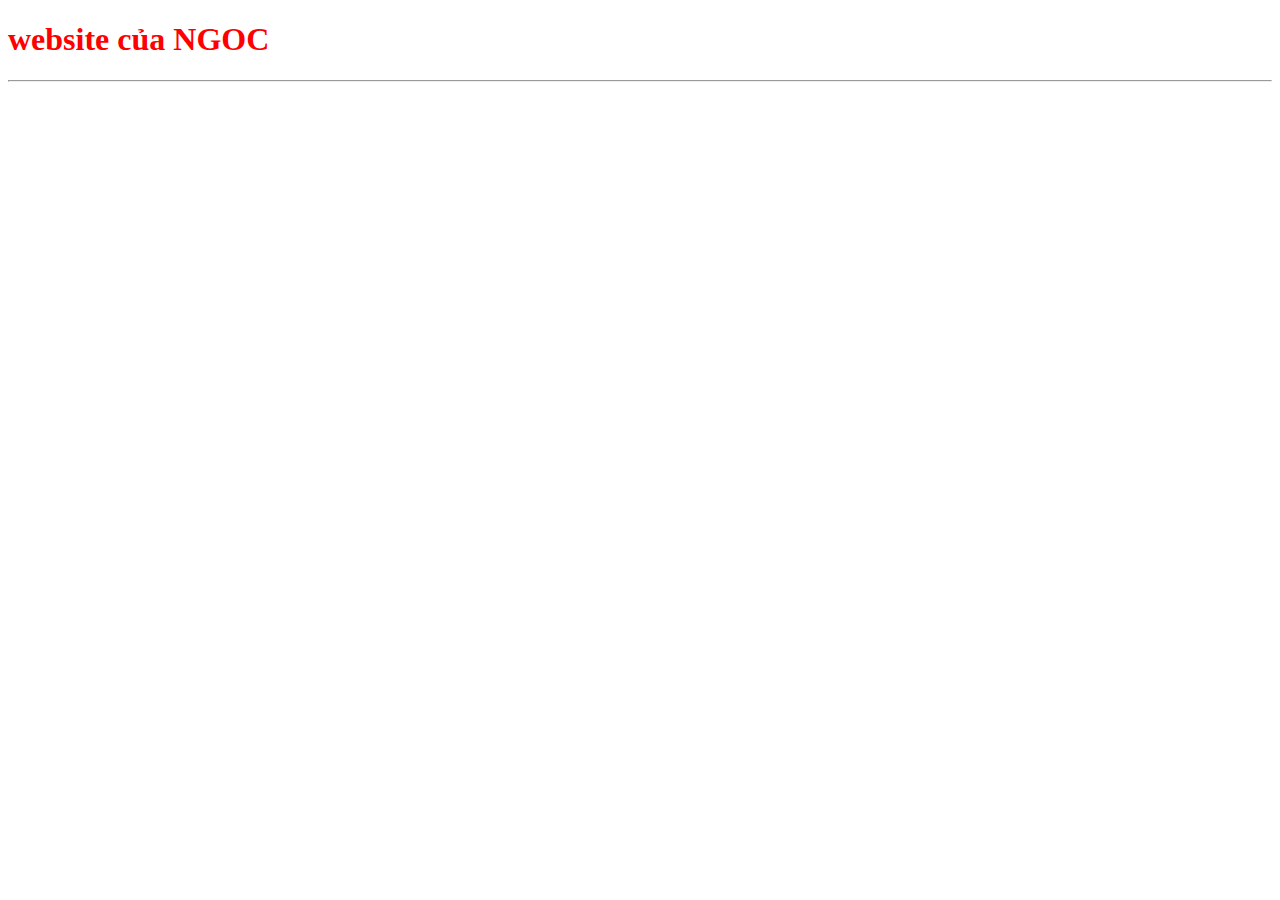
<file: index.html>
<!Doctype html>
<html lang ="en">
    <head>
        <meta charset = "UTF-8"/>
        <title>Website của NGOC</title>
        <link rel="stylesheet" href="style.css"/>
    </head>
    <body>
        <h1> website của NGOC</h1>
        <hr/>
    </body>
</html>
</file>
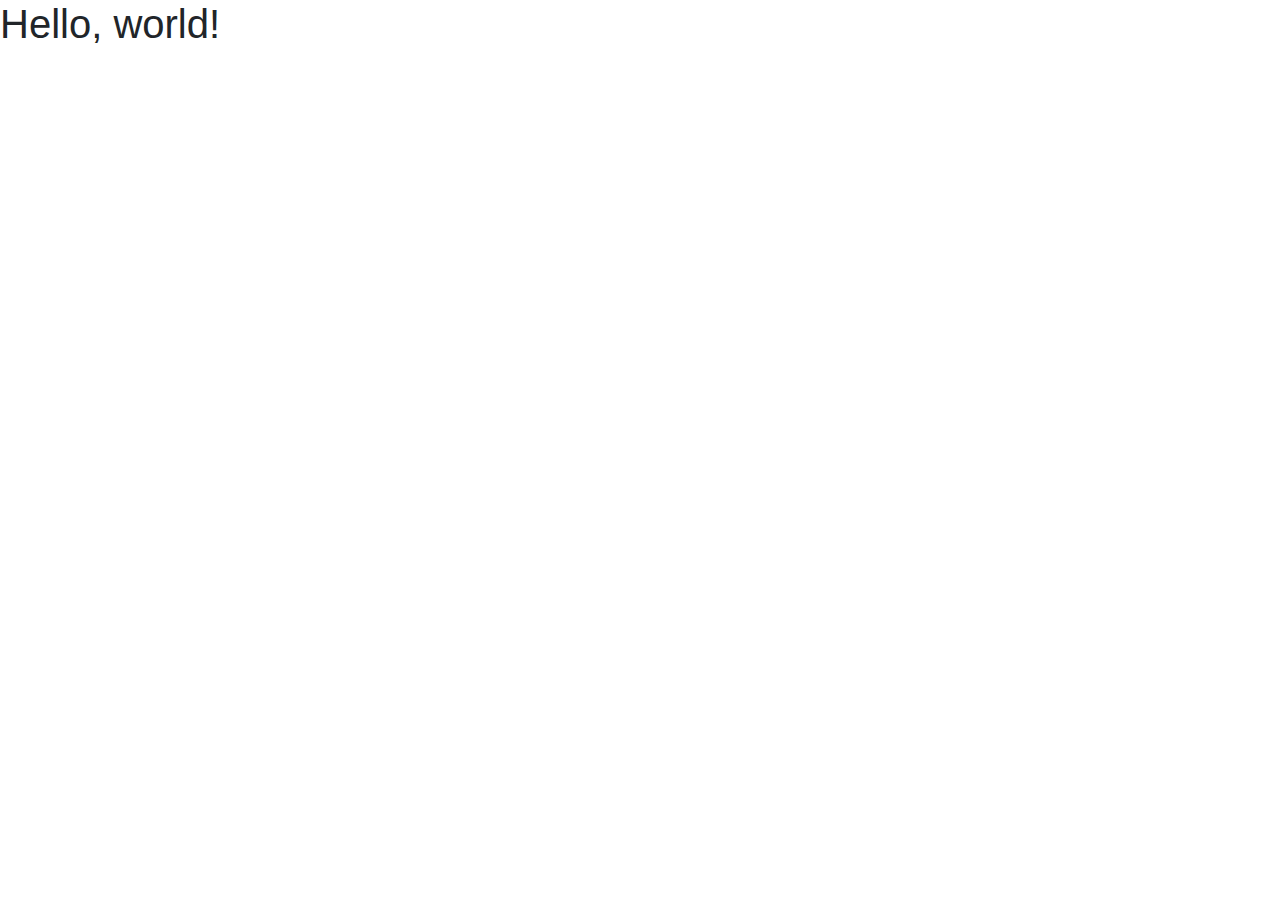
<file: template/index.html>
<!doctype html>
<html lang="en">
  <head>
    <!-- Required meta tags -->
    <meta charset="utf-8">
    <meta name="viewport" content="width=device-width, initial-scale=1, shrink-to-fit=no">

    <!-- Bootstrap CSS -->
    <link rel="stylesheet" href="../libs/bootstrap-4.0.0/css/bootstrap.min.css">

    <title>Hello, world!</title>
  </head>
  <body>
    <h1>Hello, world!</h1>

    <!-- Optional JavaScript -->
    <!-- jQuery first, then Popper.js, then Bootstrap JS -->
    <script src="../libs/jquery-3.3.1.min.js"></script>   
    <script src="../libs/bootstrap-4.0.0/js/bootstrap.min.js"></script>
  </body>
</html>
</file>
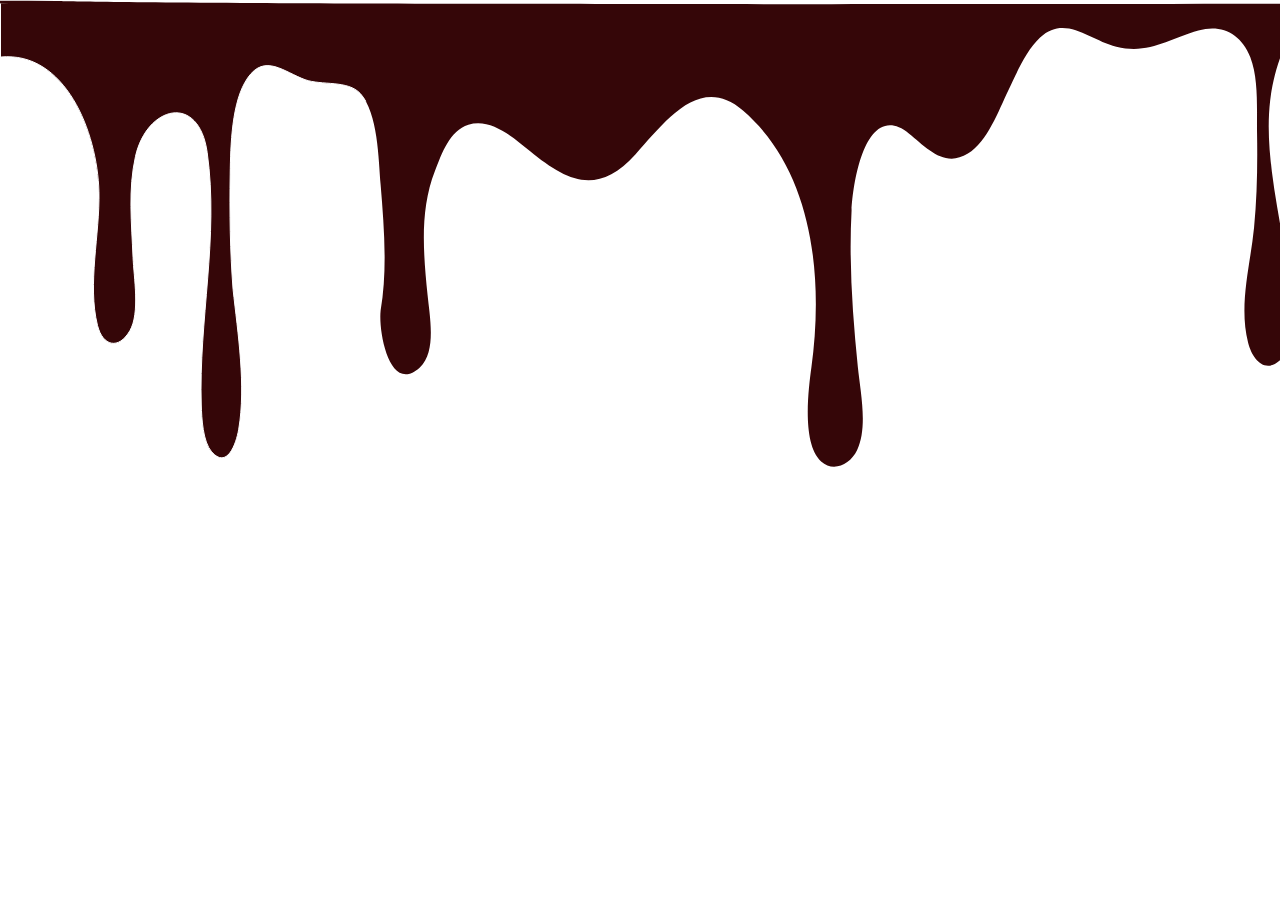
<file: anime/45/index.html>
<!doctype html>
<html lang="en">

<head>
    <!-- Required meta tags -->
    <meta charset="utf-8">
    <meta name="viewport" content="width=device-width, initial-scale=1, shrink-to-fit=no">

    <!-- Bootstrap CSS -->
    <link rel="stylesheet" href="../../libs/bootstrap-4.0.0/css/bootstrap.min.css">

    <link rel="stylesheet" href="style.css">

    <title>45 anime js</title>
</head>

<body>
    <div class="biendoi">
      <svg id="Layer_1" width="100%" height="100vh">
        <defs>
          <style>
            .cls-1 {
              fill: #000;
              stroke: #fff;
              stroke-miterlimit: 10;
            }
          </style>
        </defs>
        <title>liquid-1</title>
        <path class="cls-1" d="M1.47394,0V48.059C66.0066,42.34169,98.36971,115.24716,99.9052,169.166c1.08365,38.05238-11.78359,83.21852-1.43542,120.308,5.20868,18.66875,21.09058,22.27771,32.40391,4.75449,10.23936-15.85974,3.95606-48.011,3.13923-65.89871-1.38261-30.27767-5.02517-61.13975,2.46257-90.97836,11.3728-45.32059,63.32587-57.39976,71.6989-3.44124,11.85866,76.421-8.71,151.15728-5.93643,227.17932.43674,11.97091,1.48888,32.88423,10.37164,42.12141,15.05246,15.65306,24.43618-6.209,27.095-20.34855,7.41782-39.44824-.94522-86.75593-5.65276-125.8085-3.01671-34.28462-3.49114-69.37253-2.8729-103.75154.45059-25.05617,1.18611-65.54758,17.6204-86.66312,17.09321-21.96214,36.18618-5.128,57.20284,1.74642,16.58955,5.42631,42.83808.17155,55.2933,12.52009,17.77063,17.61842,18.20823,59.10411,20.307,81.9722,3.3949,36.99107,6.97108,76.43337,0,113.22249-2.40616,19.26934,9.1846,75.9926,39.20569,51.22559,16.89637-13.93928,9.85606-46.2143,7.7107-65.36878-4.1945-37.44988-7.95312-76.07856,7.38294-111.34707,7.02608-16.15795,14.74337-36.36585,33.43307-41.70718,22.31094-6.37624,44.8008,11.37589,61.5224,23.72435,37.93617,28.01485,67.7631,40.30955,105.709,2.82668C666.3281,106.0554,700.765,62.725,743.915,96.14144c70.125,54.30661,80.8865,150.15913,68.44148,231.22753-3.2936,21.45494-9.50019,68.66751,9.71983,84.44484,12.29421,10.09206,29.12691,2.76625,35.94182-10.05527,11.07205-20.83088,3.25179-52.90387.80235-74.86832-5.19244-46.56126-9.108-94.13829-6.25527-140.998,1.90439-31.28167,16.17163-98.83592,57.54471-68.93413,18.047,13.0432,35.49922,31.00035,58.76058,17.93581,19.83763-11.14163,30.437-38.28325,40.61175-57.29687,8.35675-15.61625,17.73455-35.49413,31.58683-47.129,25.042-21.0333,49.84065,2.3924,76.21815,8.24984,32.115,7.13153,52.54-6.70353,82.04353-14.47486,22.43014-5.90818,42.6112,2.12719,51.967,24.07558,8.52324,19.99526,6.32746,46.78607,6.72672,68.14032.53078,28.38847.07952,56.98158-3.01014,85.23107-3.67309,33.584-15.567,69.52619-5.9253,103.3974,4.35328,15.29308,17.13743,28.6704,32.88525,14.95816,18.05566-15.72175,9.27726-57.03726,6.75307-76.732-6.41614-50.06122-24.19629-105.57645-17.59079-156.1864,2.743-21.01639,11.46663-52.66928,29.09588-66.24652,11.74921-9.04871,58.6691-5.98014,61.779-20.88065-.37451,1.79435-127.42222-2.36575-135.04116-2.40348-108.448-.53713-216.8997-.4634-325.34865-.35218q-365.83061.37516-731.6589,2.03933Q85.71827-.37969,1.47394,0Z" transform="translate(-0.97394 3.33475)"/>
      </svg>
      
          
    </div>
      

    <!-- Optional JavaScript -->
    <!-- jQuery first, then Popper.js, then Bootstrap JS -->
    <!-- 
    <script src="../libs/bootstrap-4.0.0/js/bootstrap.min.js"></script> -->
    
    <script src="../../libs/anime.min.js"></script>
    <script src="index.js"></script>
</body>

</html>
</file>
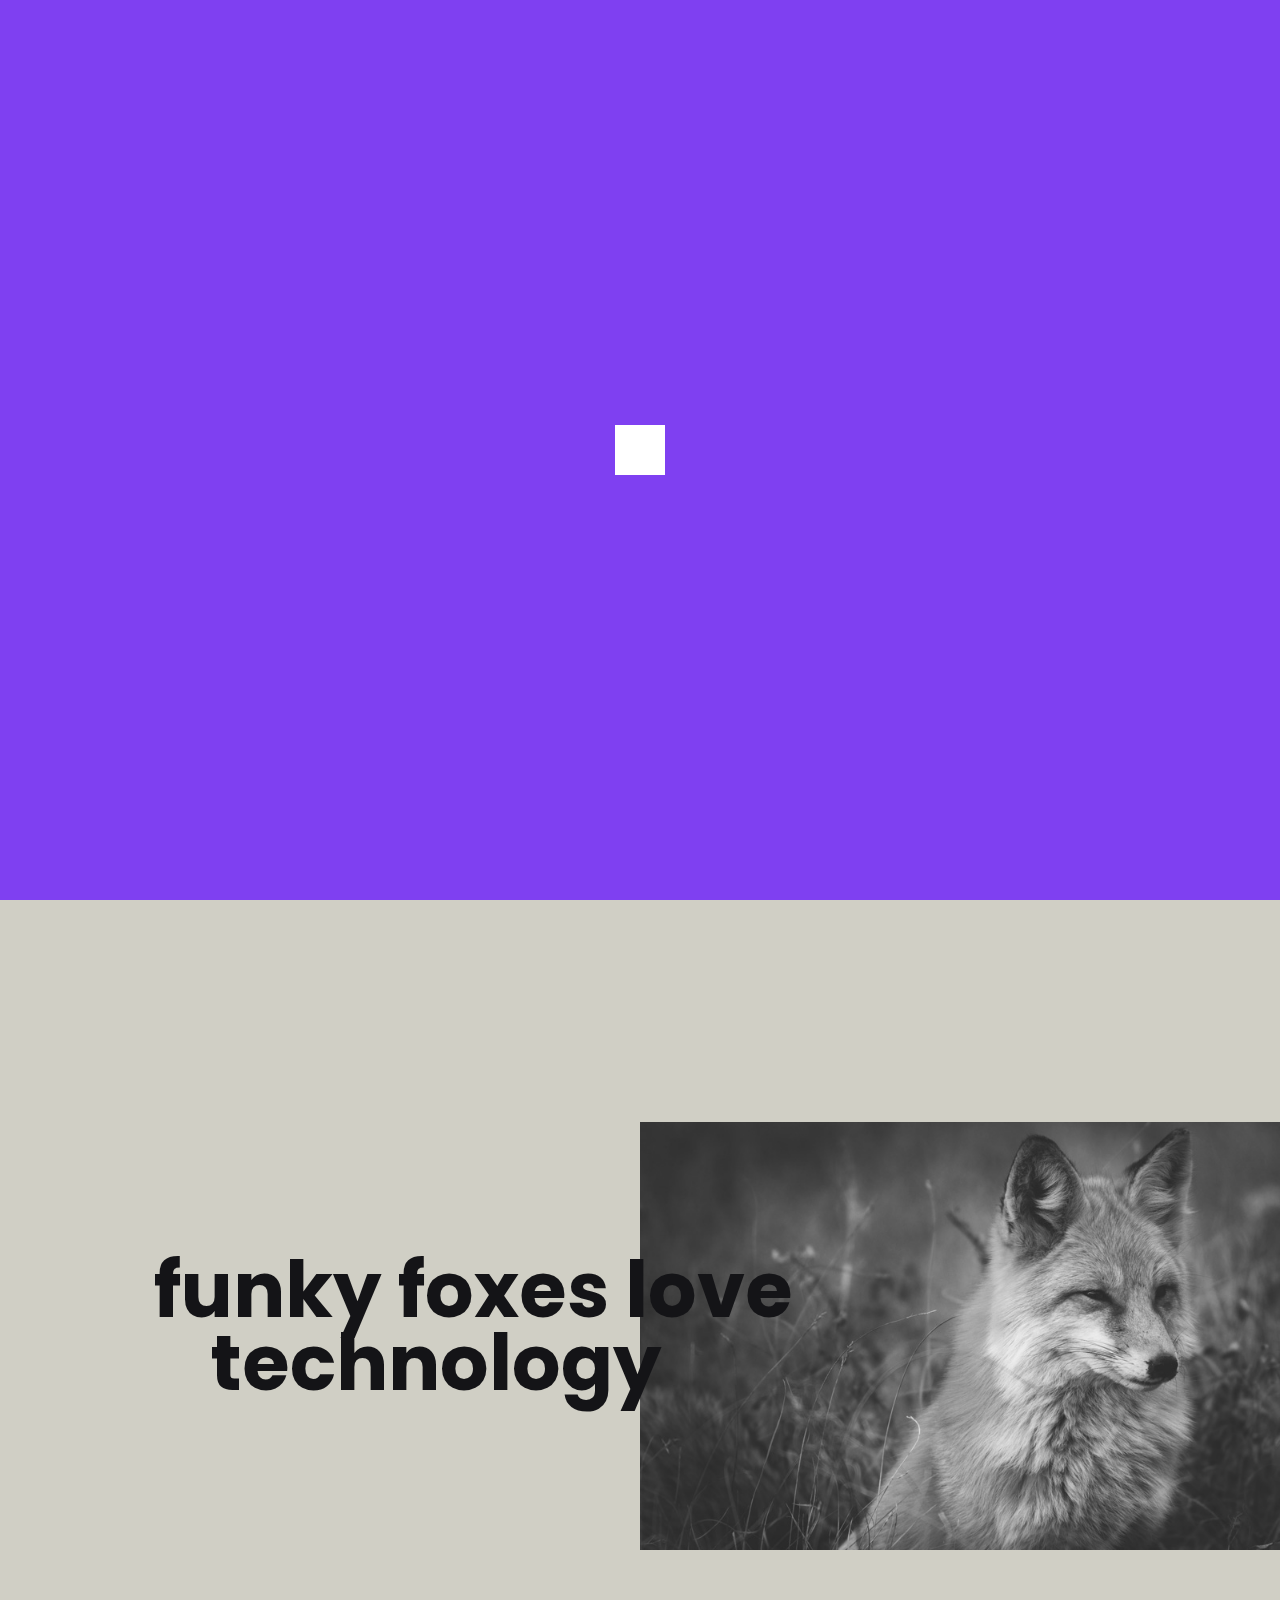
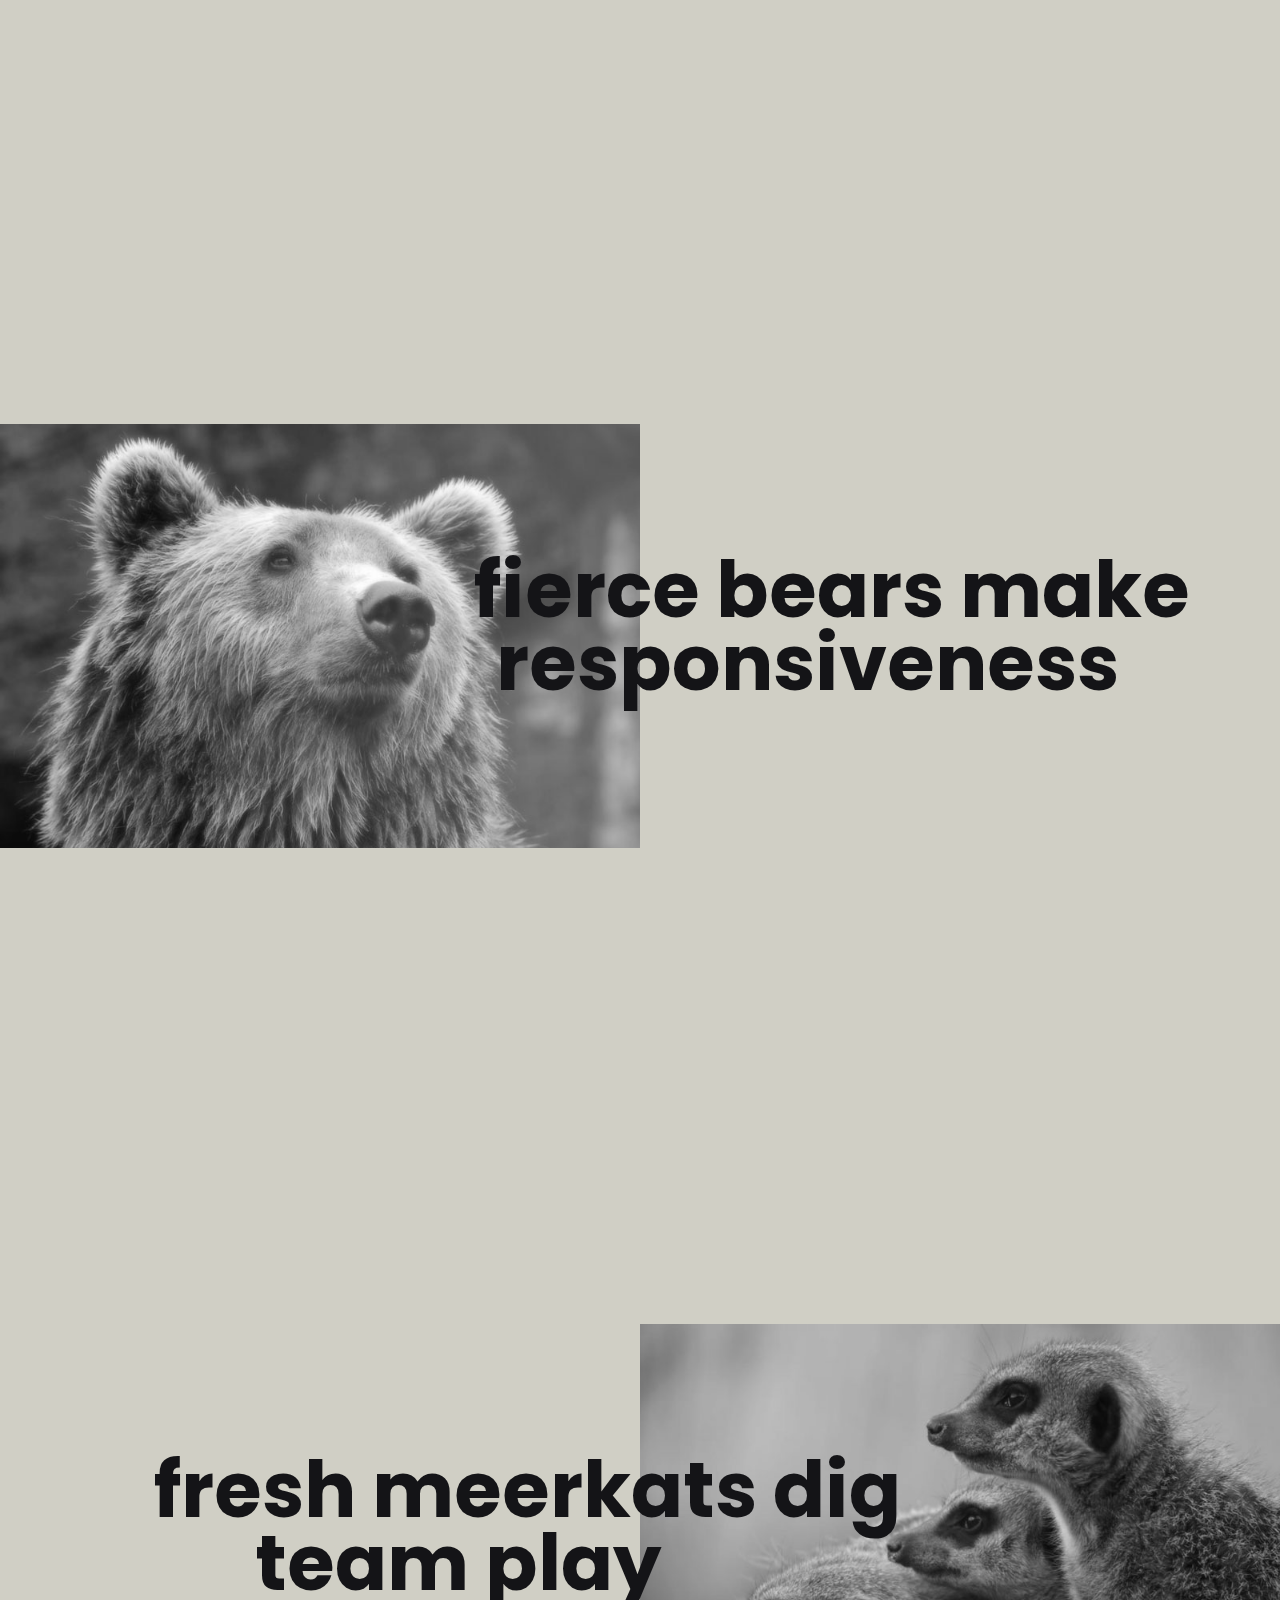
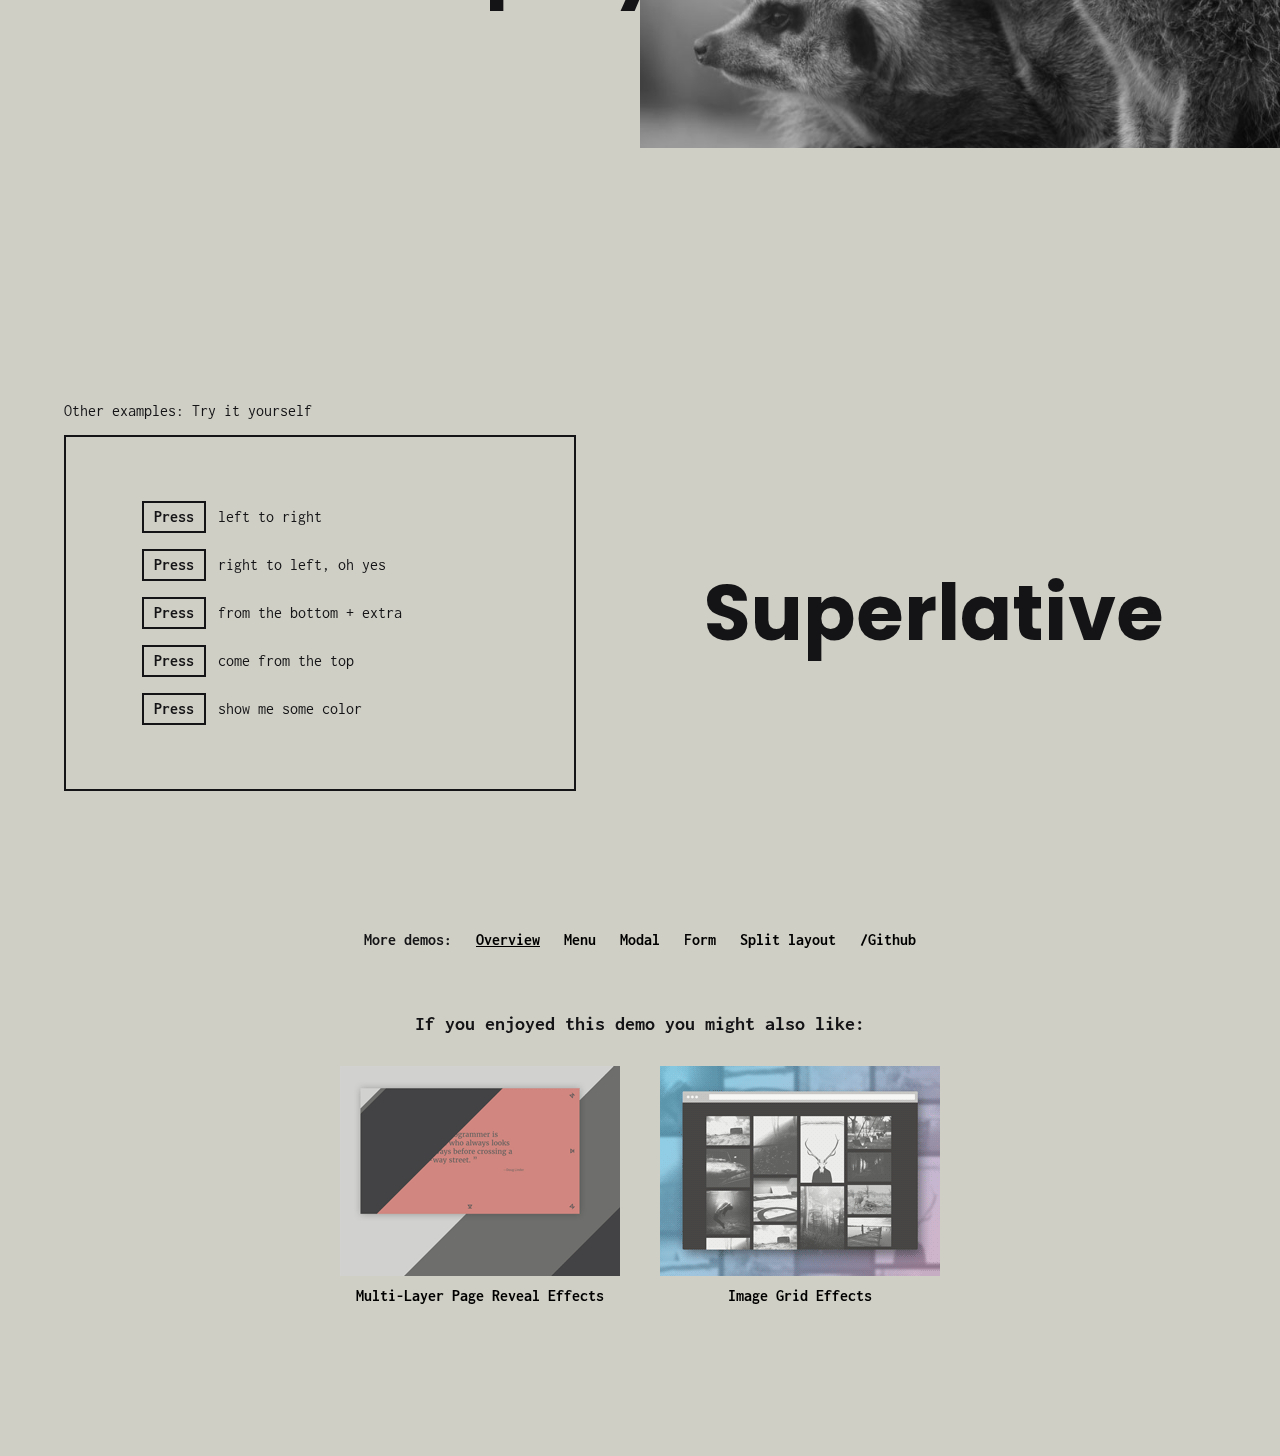
<file: anime/BlockRevealers-master/index.html>
<!DOCTYPE html>
<html lang="en" class="no-js">
	<head>
		<meta charset="UTF-8" />
		<meta http-equiv="X-UA-Compatible" content="IE=edge">
		<meta name="viewport" content="width=device-width, initial-scale=1">
		<title>Block Reveal Effects | Overview | Codrops</title>
		<meta name="description" content="Ideas for revealing content in a schematic box look." />
		<meta name="keywords" content="javascript, plugin, reveal, effect, demo, web development, web design, template" />
		<meta name="author" content="Codrops" />
		<link rel="shortcut icon" href="favicon.ico">
		<link href="https://fonts.googleapis.com/css?family=Inconsolata:400,700|Poppins:700" rel="stylesheet">
		<link rel="stylesheet" type="text/css" href="css/normalize.css" />
		<link rel="stylesheet" type="text/css" href="css/demo.css" />
		<link rel="stylesheet" type="text/css" href="css/revealer.css" />
		<link rel="stylesheet" type="text/css" href="css/pater.css" />
		<script>document.documentElement.className = 'js';</script>
	</head>
	<body class="demo-overview loading">
		<svg class="hidden">
			<symbol id="icon-arrow" viewBox="0 0 24 24">
				<title>arrow</title>
				<polygon points="6.3,12.8 20.9,12.8 20.9,11.2 6.3,11.2 10.2,7.2 9,6 3.1,12 9,18 10.2,16.8 "/>
			</symbol>
			<symbol id="icon-drop" viewBox="0 0 24 24">
				<title>drop</title>
				<path d="M12,21c-3.6,0-6.6-3-6.6-6.6C5.4,11,10.8,4,11.4,3.2C11.6,3.1,11.8,3,12,3s0.4,0.1,0.6,0.3c0.6,0.8,6.1,7.8,6.1,11.2C18.6,18.1,15.6,21,12,21zM12,4.8c-1.8,2.4-5.2,7.4-5.2,9.6c0,2.9,2.3,5.2,5.2,5.2s5.2-2.3,5.2-5.2C17.2,12.2,13.8,7.3,12,4.8z"/><path d="M12,18.2c-0.4,0-0.7-0.3-0.7-0.7s0.3-0.7,0.7-0.7c1.3,0,2.4-1.1,2.4-2.4c0-0.4,0.3-0.7,0.7-0.7c0.4,0,0.7,0.3,0.7,0.7C15.8,16.5,14.1,18.2,12,18.2z"/>
			</symbol>
		</svg>
		<main>
			<section class="content content--full flexy intro">
				<a class="pater" href="https://goo.gl/zAoxvr">
					<img class="pater__img" src="img/sponsor/HackReactorLogo.svg" alt="Hack Reactor" />
					<div class="pater__text">
						<h2 class="pater__title">Your CS success starts here.</h2>
						<p class="pater__desc">Hack Reactor's 12-week immersive coding school is accepting applications for onsite and online courses. <strong>Apply now and become a software engineer.</strong></p>
					</div>
				</a>
				<header class="codrops-header">
					<div class="codrops-links">
						<a class="codrops-icon codrops-icon--prev" href="https://tympanus.net/Development/MusicalInteractions/" title="Previous Demo"><svg class="icon icon--arrow"><use xlink:href="#icon-arrow"></use></svg></a>
						<a class="codrops-icon codrops-icon--drop" href="https://tympanus.net/codrops/?p=29372" title="Back to the article"><svg class="icon icon--drop"><use xlink:href="#icon-drop"></use></svg></a>
					</div>
					<h1 class="codrops-header__title">Block Reveal Effects</h1>
					<nav class="demos">
						<a class="demo demo--current" href="index.html">Overview</a>
						<a class="demo" href="menu.html">Menu</a>
						<a class="demo" href="modal.html">Modal</a>
						<a class="demo" href="form.html">Form</a>
						<a class="demo" href="split.html">Split layout</a>
						<a class="github" href="https://github.com/codrops/BlockRevealers/">/Github</a>
					</nav>
				</header>
				<h2 class="content__title content__title--center">
					<div id="rev-1" class="content__title__inner">Self-imposed</div><br/>
					<div id="rev-2" class="content__title__inner content__title__inner--offset-1">limitations</div>
				</h2>
			</section>
			<p class="content__heading">On-scroll examples</p>
			<section class="content content--full flexy flexy--row">
				<h2 class="content__title content__title--medium content__title--half content__title--right">
					<div id="rev-4" class="content__title__inner">funky foxes love</div><br/>
					<div id="rev-5" class="content__title__inner content__title__inner--offset-2">technology</div>
				</h2>
				<div id="rev-3" class="content__image-wrap content__image-wrap--half">
					<img class="content__image" src="img/1.jpg" alt="Some image"/>
				</div>
			</section>
			<section class="content content--full flexy flexy--row">
				<div id="rev-6" class="content__image-wrap content__image-wrap--half">
					<img class="content__image" src="img/2.jpg" alt="Some image"/>
				</div>
				<h2 class="content__title content__title--medium content__title--half content__title--left">
					<div id="rev-7" class="content__title__inner">fierce bears make</div><br/>
					<div id="rev-8" class="content__title__inner content__title__inner--offset-2">responsiveness</div>
				</h2>
			</section>
			<section class="content content--full flexy flexy--row">
				<h2 class="content__title content__title--medium content__title--half content__title--right">
					<div id="rev-10" class="content__title__inner">fresh meerkats dig</div><br/>
					<div id="rev-11" class="content__title__inner content__title__inner--offset-2">team play</div>
				</h2>
				<div id="rev-9" class="content__image-wrap content__image-wrap--half">
					<img class="content__image" src="img/3.jpg" alt="Some image"/>
				</div>
			</section>
			<section class="content flexy flexy--row">
				<p class="content__heading">Other examples: Try it yourself</p>
				<div class="triggers">
					<button id="rev-trigger-1" class="btn btn--trigger">left to right</button>
					<button id="rev-trigger-2" class="btn btn--trigger">right to left, oh yes</button>
					<button id="rev-trigger-3" class="btn btn--trigger">from the bottom + extra</button>
					<button id="rev-trigger-4" class="btn btn--trigger">come from the top</button>
					<button id="rev-trigger-5" class="btn btn--trigger">show me some color</button>
				</div>
				<h2 id="rev-12" class="content__title content__title--medium">Superlative</h2>
			</section>
			<!-- Related demos -->
			<section class="content content--related">
				<nav class="demos">
					<span class="demo">More demos:</span>
					<a class="demo demo--current" href="index.html">Overview</a>
					<a class="demo" href="menu.html">Menu</a>
					<a class="demo" href="modal.html">Modal</a>
					<a class="demo" href="form.html">Form</a>
					<a class="demo" href="split.html">Split layout</a>
					<a class="github" href="https://github.com/codrops/BlockRevealers/">/Github</a>
				</nav>
				<h2>If you enjoyed this demo you might also like:</h2>
				<a class="media-item" href="https://tympanus.net/Tutorials/PageRevealEffects/">
					<img class="media-item__img" src="img/related/PageRevealEffects.png">
					<h3 class="media-item__title">Multi-Layer Page Reveal Effects</h3>
				</a>
				<a class="media-item" href="https://tympanus.net/Development/ImageGridEffects/">
					<img class="media-item__img" src="img/related/ImageGridEffects.png">
					<h3 class="media-item__title">Image Grid Effects</h3>
				</a>
			</section>
		</main>
		<script src="js/anime.min.js"></script>
		<script src="js/scrollMonitor.js"></script>
		<script src="js/main.js"></script>
		<script>
		(function() {
			// Fake loading.
			setTimeout(init, 1000);

			function init() {
				document.body.classList.remove('loading');

				//************************ Example 1 - reveal on load ********************************
				
				var rev1 = new RevealFx(document.querySelector('#rev-1'), {
					revealSettings : {
						bgcolor: '#7f40f1',
						onCover: function(contentEl, revealerEl) {
							contentEl.style.opacity = 1;
						}
					}
				});
				rev1.reveal();

				var rev2 = new RevealFx(document.querySelector('#rev-2'), {
					revealSettings : {
						bgcolor: '#fcf652',
						delay: 250,
						onCover: function(contentEl, revealerEl) {
							contentEl.style.opacity = 1;
						}
					}
				});
				rev2.reveal();

				//************************ Example 2 - reveal on scroll ********************************
				
				var scrollElemToWatch_1 = document.getElementById('rev-3'),
					watcher_1 = scrollMonitor.create(scrollElemToWatch_1, -300),				
					rev3 = new RevealFx(scrollElemToWatch_1, {
						revealSettings : {
							bgcolor: '#fcf652',
							direction: 'rl',
							onCover: function(contentEl, revealerEl) {
								contentEl.style.opacity = 1;
							}
						}
					}),
					rev4 = new RevealFx(document.querySelector('#rev-4'), {
						revealSettings : {
							bgcolor: '#7f40f1',
							delay: 250,
							onCover: function(contentEl, revealerEl) {
								contentEl.style.opacity = 1;
							}
						}
					}),
					rev5 = new RevealFx(document.querySelector('#rev-5'), {
						revealSettings : {
							bgcolor: '#7f40f1',
							delay: 500,
							onCover: function(contentEl, revealerEl) {
								contentEl.style.opacity = 1;
							}
						}
					}),

					scrollElemToWatch_2 = document.getElementById('rev-6'),
					watcher_2 = scrollMonitor.create(scrollElemToWatch_2, -300),
					rev6 = new RevealFx(scrollElemToWatch_2, {
						revealSettings : {
							bgcolor: '#fcf652',
							onCover: function(contentEl, revealerEl) {
								contentEl.style.opacity = 1;
							}
						}
					}),
					rev7 = new RevealFx(document.querySelector('#rev-7'), {
						revealSettings : {
							bgcolor: '#7f40f1',
							direction: 'rl',
							delay: 250,
							onCover: function(contentEl, revealerEl) {
								contentEl.style.opacity = 1;
							}
						}
					}),
					rev8 = new RevealFx(document.querySelector('#rev-8'), {
						revealSettings : {
							bgcolor: '#7f40f1',
							direction: 'rl',
							delay: 500,
							onCover: function(contentEl, revealerEl) {
								contentEl.style.opacity = 1;
							}
						}
					}),

					scrollElemToWatch_3 = document.getElementById('rev-9'),
					watcher_3 = scrollMonitor.create(scrollElemToWatch_3, -300),
					rev9 = new RevealFx(scrollElemToWatch_3, {
						revealSettings : {
							bgcolor: '#fcf652',
							direction: 'rl',
							onCover: function(contentEl, revealerEl) {
								contentEl.style.opacity = 1;
							}
						}
					}),
					rev10 = new RevealFx(document.querySelector('#rev-10'), {
						revealSettings : {
							bgcolor: '#7f40f1',
							delay: 250,
							onCover: function(contentEl, revealerEl) {
								contentEl.style.opacity = 1;
							}
						}
					}),
					rev11 = new RevealFx(document.querySelector('#rev-11'), {
						revealSettings : {
							bgcolor: '#7f40f1',
							delay: 500,
							onCover: function(contentEl, revealerEl) {
								contentEl.style.opacity = 1;
							}
						}
					});

				watcher_1.enterViewport(function() {
					rev3.reveal();
					rev4.reveal();
					rev5.reveal();
					watcher_1.destroy();
				});
				watcher_2.enterViewport(function() {
					rev6.reveal();
					rev7.reveal();
					rev8.reveal();
					watcher_2.destroy();
				});
				watcher_3.enterViewport(function() {
					rev9.reveal();
					rev10.reveal();
					rev11.reveal();
					watcher_3.destroy();
				});

				//************************ Example 3 - api examples ********************************
				
				var rev12 = new RevealFx(document.querySelector('#rev-12')),
					trigger_1 = document.getElementById('rev-trigger-1'),
					trigger_2 = document.getElementById('rev-trigger-2'),
					trigger_3 = document.getElementById('rev-trigger-3'),
					trigger_4 = document.getElementById('rev-trigger-4'),
					trigger_5 = document.getElementById('rev-trigger-5');
				
				trigger_1.addEventListener('click', function() {
					rev12.reveal({
						bgcolor: '#c1c0b7',
						duration: 300,
						onStart: function(contentEl, revealerEl) { contentEl.style.opacity = 0; },
						onCover: function(contentEl, revealerEl) { contentEl.style.opacity = 1; }
					});
				});

				trigger_2.addEventListener('click', function() {
					rev12.reveal({
						bgcolor: '#c1c0b7',
						duration: 300,
						direction: 'rl',
						onStart: function(contentEl, revealerEl) { contentEl.style.opacity = 0; },
						onCover: function(contentEl, revealerEl) { contentEl.style.opacity = 1; }
					});
				});

				trigger_3.addEventListener('click', function() {
					rev12.reveal({
						bgcolor: '#c1c0b7',
						easing: 'easeOutExpo',
						direction: 'bt',
						onStart: function(contentEl, revealerEl) { 
							anime.remove(contentEl);
							contentEl.style.opacity = 0; 
						},
						onCover: function(contentEl, revealerEl) { 
							anime({
								targets: contentEl,
								duration: 800,
								delay: 80,
								easing: 'easeOutExpo',
								translateY: [40,0],
								opacity: [0,1]
							});
						}
					});
				});

				trigger_4.addEventListener('click', function() {
					rev12.reveal({
						bgcolor: '#c1c0b7',
						duration: 300,
						direction: 'tb',
						onStart: function(contentEl, revealerEl) { 
							anime.remove(contentEl);
							contentEl.style.opacity = 0; 
						},
						onCover: function(contentEl, revealerEl) { 
							anime({
								targets: contentEl,
								duration: 500,
								delay: 50,
								easing: 'easeOutBounce',
								translateY: [-40,0],
								opacity: {
									value: [0,1],
									duration: 300,
									easing: 'linear'
								}
							});
						}
					});
				});

				trigger_5.addEventListener('click', function() {
					rev12.reveal({
						bgcolor: '#7f40f1',
						duration: 400,
						easing: 'easeInOutQuad',
						onStart: function(contentEl, revealerEl) { 
							anime.remove(contentEl);
							contentEl.style.opacity = 0; 
						},
						onCover: function(contentEl, revealerEl) { 
							contentEl.style.opacity = 1; 
							anime({
								targets: contentEl,
								duration: 800,
								delay: 80,
								easing: 'easeOutExpo',
								scale: [0.5,1],
								opacity: [0,1]
							});
						}
					});
				});
			}
		})();
		</script>
	</body>
</html>
</file>
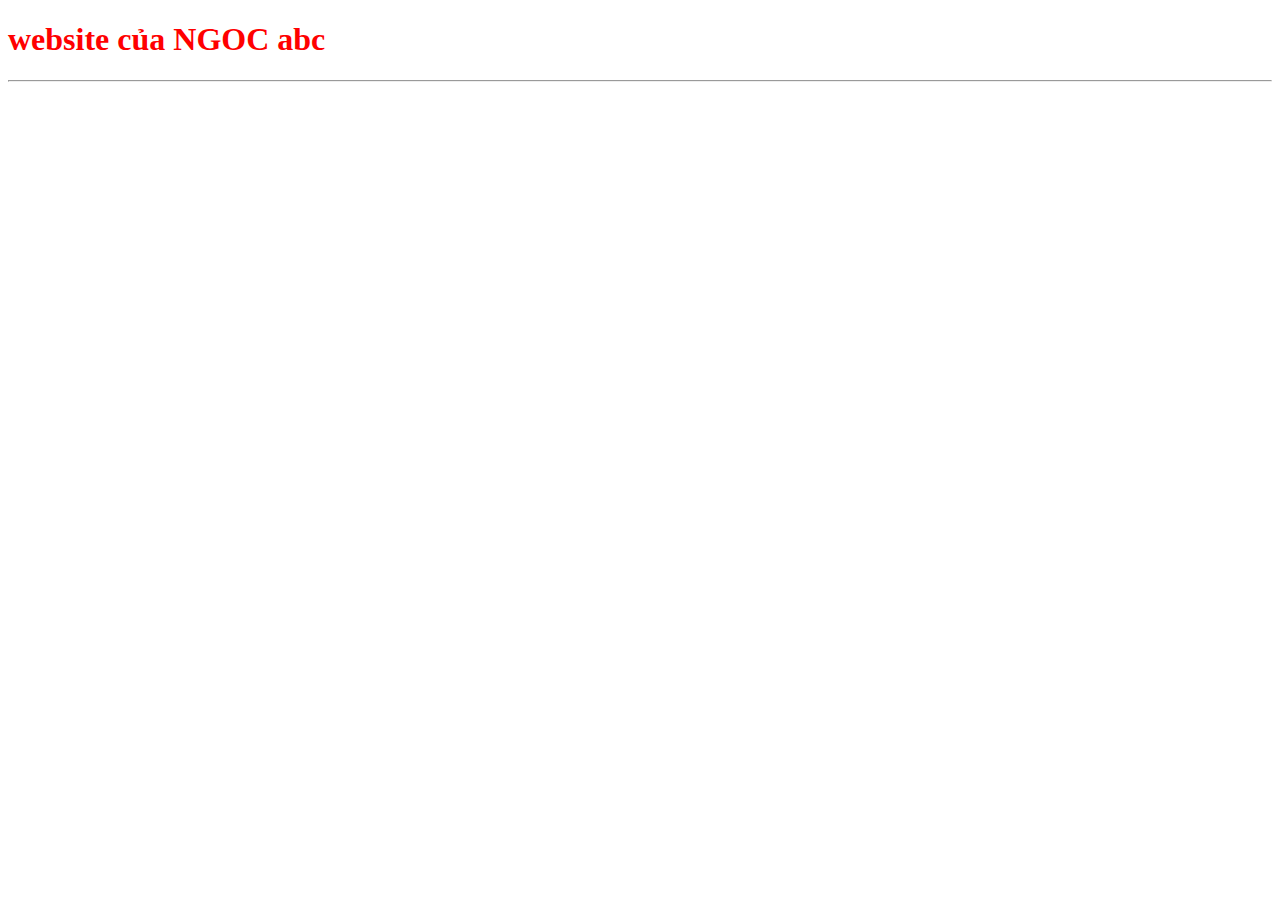
<file: abc.html>
<!Doctype html>
<html lang ="en">
    <head>
        <meta charset = "UTF-8"/>
        <title>Website của NGOC</title>
        <link rel="stylesheet" href="style.css"/>
    </head>
    <body>
        <h1> website của NGOC abc</h1>
        <hr/>
    </body>
</html>
</file>
<file: style.css>
body{
    color:#f00;
}
</file>
<file: anime/45/style.css>
*{margin: 0; padding: 0;}
</file>
<file: anime/BlockRevealers-master/css/demo.css>
*,
*::after,
*::before {
	box-sizing: border-box;
}

html, body {
	width: 100%;
	overflow-x: hidden;
}

body {
	font-family: 'Inconsolata', monospace;
	color: #141417;
	background: #d0cfc5;
	-webkit-font-smoothing: antialiased;
	-moz-osx-font-smoothing: grayscale;
}

h2, .menu__link {
	font-family: 'Poppins', sans-serif;
}

a {
	text-decoration: none;
	color: #000;
	outline: none;
}

a:hover,
a:focus {
	color: #2d2d30;
}

.hidden {
	position: absolute;
	overflow: hidden;
	width: 0;
	height: 0;
	pointer-events: none;
}

/* Icons */
.icon {
	display: block;
	width: 1.5em;
	height: 1.5em;
	margin: 0 auto;
	fill: currentColor;
}

.icon--inline {
	display: inline-block;
	width: 1em;
	height: 100%;
	margin: 0 0.25em 0 0;
}

.form__close {
    margin: 1.25em 0 0 0;
    position: relative;
    display: inline-block;
    height: 0.65em;
    float: left;
    font-weight: bold;
    cursor: pointer;
}

/* Page Loader */
.js .loading::before {
	content: '';
	position: fixed;
	z-index: 100;
	top: 0;
	left: 0;
	display: flex;
	width: 100%;
	height: 100%;
	text-align: center;
	background: #7f40f1;
}

.js .loading::after {
	content: '';
	position: fixed;
	z-index: 10000;
	top: 50%;
	left: 50%;
	width: 50px;
	height: 50px;
	margin: -25px 0 0 -25px;
	pointer-events: none;
	background: #fff;
	animation: loaderAnim 0.8s ease-out infinite alternate forwards;
}

@keyframes loaderAnim {
	to {
		transform: translate3d(0,-100px,0);
	}
}

.content.intro {
	height: 93vh;
}

/* Header */
.codrops-header {
	position: relative;
	display: flex;
	flex-direction: row;
	flex-wrap: wrap;
	align-items: center;
	width: 100%;
	padding: 5vw;
	pointer-events: none;
}

.codrops-header__title {
	font-size: 1.5em;
	margin: 0;
	padding: 0 1em;
}

/* Top Navigation Style */
.codrops-links {
	position: relative;
	display: flex;
	justify-content: center;
	text-align: center;
	white-space: nowrap;
	font-size: 0.85em;
	border: 2px solid;
}

.codrops-links::after {
	content: '';
	height: 100%;
	width: 2px;
	background: currentColor;
	position: absolute;
	left: 50%;
	margin-left: -1px;
	top: 0;
}

.codrops-icon {
	pointer-events: visible;
	display: inline-block;
	padding: 0.6em;
}

/* Demo links */
.demos {
	flex: none;
	width: 100%;
	padding: 0.75em 0 0 0;
}

.demo {
	font-weight: bold;
	margin: 0 1em 0.5em 0;
	pointer-events: visible;
}

.github {
	pointer-events: visible;
}

.demo--current {
	text-decoration: underline;
}

/* Content */
.content {
	position: relative;
	min-height: 300px;
	overflow-x: hidden;
}

.content--full {
	height: 100vh;
	min-height: 600px;
}

.flexy {
	display: flex;
	flex-wrap: wrap;
	flex-direction: column;
	align-items: center;
}

.flexy--center {
    justify-content: center;
}

.flexy--row {
	flex-direction: row;
}

.content__heading {
	flex: none;
	width: 100%;
	padding: 0 5vw;
}

.content__heading--center {
	text-align: center;
}

.content__title {
	font-size: 8vw;
	line-height: 1.2;
	padding: 0 5vw;
}

.content__title--half {
	width: 50vw;
	z-index: 2;
}

.content__title--enclosed {
	padding: 0;
	margin: 0;
}

.content__title--center {
	margin: auto;
}

.content__title--right {
	text-align: right;
	padding: 0 0 0 2em;
}

.content__title--left {
	margin-left: -18vw;
}

.content__title--medium  {
	font-size: 6vw;
}

.content__title--small  {
	font-size: 2vw;
}

.content__title__inner {
	flex: none;
	display: inline-block;
	white-space: nowrap;
	position: relative;
}

.content__title__inner--offset-1 {
	top: -0.25em;
	left: 13.6vw;
}

.content__title__inner--offset-2 {
	top: -0.25em;
	left: 1.75vw;
}

.content__title__inner--offset-3 {
	left: -10vw;
	top: -0.25em;
}

.content__image-wrap {
	flex: none;
	width: 25vw;
}

.content__image-wrap--half {
	width: 50vw;
}

.content__image {
	width: 100%;
	display: block;
}

.triggers {
	border: 2px solid;
	padding: 3em;
	margin: 0 5vw;
	width: 40vw;
}

/* Related demos */
.content--related {
	padding: 8em 5vw;
	font-weight: bold;
	text-align: center;
}

.content--related h2 {
	font-family: 'Inconsolata', monospace;
	font-size: 1.25em;
}

.content--related .demos {
	padding-bottom: 3em;
}

.media-item {
	display: inline-block;
	padding: 1em;
	vertical-align: top;
	transition: color 0.3s;
}

.media-item__img {
	max-width: 100%;
	opacity: 0.8;
	transition: opacity 0.3s;
}

.media-item:hover .media-item__img,
.media-item:focus .media-item__img {
	opacity: 1;
}

.media-item__title {
	font-size: 1em;
	margin: 0;
	padding: 0.5em;
}

/* Demo specific styles */

/* Buttons */
.btn {
	border: 0;
	padding: 0;
	margin: 0;
	background: none;
	color: inherit;
}

.btn:focus {
	outline: none;
}

.btn--trigger {
	margin: 1em;
	display: block;
	white-space: nowrap;
}

.btn--default,
.btn--trigger::before {
	font-weight: bold;
	border: 2px solid;
	text-align: center;
	text-indent: 0;
	display: inline-block;
	line-height: 1.7;
}

.btn--trigger::before {
	content: 'Press';
	width: 4em;
	height: 2em;
	margin: 0 0.75em;
}

.btn--trigger:active::before {
	content: 'Ouch!';
}

.btn--default {
	padding: 0 1em;
	margin: 2vh 0 0;
}

.btn--tool {
	display: block;
	margin: 1em 0;
	font-size: 1.3em;
	color: #8a7c78;
}

.btn--menu {
	position: absolute;
	top: 3vw;
	right: 3vw;
	color: #939391;
	pointer-events: visible;
}

.btn--close {
	position: absolute;
	top: 3vw;
	right: 3vw;
	font-size: 0.75em;
	z-index: 100;
}

/* Menu */
.menu {
	position: fixed;
	top: 0;
	right: 0;
	height: 100vh;
	width: 320px;
	z-index: 100;
}

.js .menu {
	pointer-events: none;
}

.js .menu--open {
	pointer-events: visible;
}

.menu .block-revealer__content {
	height: 100%;
	position: relative;
}

.menu__inner {
	width: 100%;
	height: 100%;
	list-style-type: none;
	padding: 20vh 3em;
	margin: 0;
	background: #fcf652;
	overflow: hidden;
}

.menu__item {
	padding: 0.15em;
}

.js .menu__item {
	transform: translate3d(-13em,0,0);
	transition: transform 0s 0.4s;
}

.btn--close {
	opacity: 0;
}

.menu--open .menu__item,
.menu--open .btn--close {
	opacity: 1;
	transform: translate3d(0,0,0);
	transition: opacity 0.4s 0.135s, transform 0.4s 0.135s cubic-bezier(0.645, 0.045, 0.355, 1);
}

.menu--open .menu__item:nth-child(2) {
	transition-delay: 0.165s;
}

.menu--open .menu__item:nth-child(3) {
	transition-delay: 0.195s;
}

.menu--open .menu__item:nth-child(4) {
	transition-delay: 0.225s;
}

.menu .menu__link {
	font-size: 3.5vw;
	color: #4f4f54;
	font-weight: bold;
}

.menu .menu__link:hover,
.menu .menu__link:focus {
	outline: none;
	color: #000;
	text-decoration: line-through;
}

.box {
	max-width: 600px;
	width: 100%;
	font-size: 1.25em;
	margin: 16vh 0 0 0;
}

.box--small {
	max-width: 500px;
}

.box--border {
	padding: 2em 3em;
	border: 2px solid;
}

.form {
	width: 100%;
	height: 100vh;
	position: fixed;
	top: 0;
	left: 0;
	z-index: 3;
}

.js .form {
	pointer-events: none;
}

.js .form--open {
	pointer-events: visible;
}

.form__inner {
	position: absolute;
	width: 100%;
	height: 100%;
	min-height: 400px;
	top: 0;
	left: 0;
	padding: 5vw;
	background: #fcf652;
}

.form__section {
	font-size: 1.25em;
	text-align: left;
	padding: 0.5em 0;
	width: 80%;
	max-width: 380px;
	margin: 0 auto;
}

.form__section--title {
	font-size: 2.35vw;
	padding: 0 0 1em;
	line-height: 1.1;
	max-width: 380px;
	margin: 0 auto;
}

.js .form__section {
	transform: translate3d(0,100px,0);
	opacity: 0;
	transition: transform 0s 0.6s, opacity 0s 0.6s;
}

.form--open .form__section {
	opacity: 1;
	transform: translate3d(0,0,0);
	transition: transform 1s 0.3s, opacity 1s 0.3s;
	transition-timing-function: cubic-bezier(0.2,1,0.2,1);
}

.form--open .form__section:nth-child(2) {
	transition-delay: 0.35s;
}

.form--open .form__section:nth-child(3) {
	transition-delay: 0.40s;
}

.form--open .form__section:nth-child(4) {
	transition-delay: 0.45s;
}

.form--open .form__section:nth-child(5) {
	transition-delay: 0.50s;
}

.form--open .form__section:nth-child(6) {
	transition-delay: 0.55s;
}

.form__label {
	display: block;
	flex: none;
	width: 100%;
	padding: 0.25em 0;
}

.form__input {
	padding: 1vh;
	font-size: 1.5em;
}

.form__input,
.form__select {
	width: 100%;
	border: 2px solid;
	font-weight: bold;
	background: transparent;
}

.form__input:focus,
.form__select:focus {
	outline: none;
}

.form__section--right {
	text-align: right;
}

.modal {
	position: fixed;
	max-width: 500px;
	width: 90%;
	z-index: 100;
	font-size: 1.1em;
	pointer-events: none;
	top: 50%;
	left: 50%;
	transform: translate3d(-50%,-50%,0);
}

.modal--open {
	pointer-events: visible;
}

.modal__inner {
	padding: 2.5em;
	color: #fff;
	background: #aaa;
}

.modal__title {
	font-size: 1.5em;
	margin: 0 0 1em 0;
}

.overlay {
	position: fixed;
	width: 100%;
	height: 100vh;
	top: 0;
	left: 0;
	background: rgba(0,0,0,0.5);
	opacity: 0;
	pointer-events: none;
	transition: opacity 0.4s;
}

.modal--open + .overlay {
	pointer-events: visible;
	opacity: 1;
}

.dual {
	width: 90vw;
	margin: 8em auto 25vh;
	position: relative;
}

.dual__inner {
	position: absolute;
	width: 100%;
	height: 100%;	
}

.dual__half {
	position: absolute;
	height: 100%;
	width: 51%;
	right: 0;
	background: url(../img/4.jpg) no-repeat 50% 0%;
	background-size: cover;
}

.dual__content {
	position: relative;
	width: 50%;
	display: flex;
	flex-direction: column;
	justify-content: center;
	min-height: 500px;
	padding: 1.5em 2.5em;
	font-size: 1.75em;
	line-height: 1.4;
	color: #8a7c78;
}

.js .dual__content {
	opacity: 0;
	pointer-events: none;
	transform: translate3d(60px,0,0);
	transition: opacity 0.55s 0.4s, transform 0.55s 0.4s;
}

.dual__content.dual__content--show {
	opacity: 1;
	pointer-events: visible;
	transform: translate3d(0,0,0);
}

.author {
	margin: 1em 0 0 0;
	display: block;
	font-size: 0.65em;
}

.media {
	width: 90%;
	max-width: 800px;
	position: relative;
}

.media__inner {
	display: block;
	position: relative;
}

.media__image {
	display: block;
	max-width: 100%;
}

.media__toolbar {
	position: absolute;
	top: 0;
	right: 0;
	height: 100%;
	padding: 2.15em;
	display: flex;
	overflow: hidden;
	flex-direction: column;
	justify-content: flex-end;
}

.js .btn--tool {
	opacity: 0;
	pointer-events: none;
	transform: translate3d(200%,0,0);
	transition: opacity 0.6s 0.28s, transform 0.6s 0.28s;
	transition-timing-function: ease, cubic-bezier(0.785, 0.135, 0.15, 0.86);
}

.js .btn--tool:nth-child(2) {
	transition-delay: 0.32s;
}

.js .btn--tool:nth-child(3) {
	transition-delay: 0.34s;
}

.media__toolbar--show .btn--tool{
	opacity: 1;
	pointer-events: visible;
	transform: translate3d(0,0,0);
}

/* Demo themes */

.demo-menu { background: #4f4f54; color: #828282; }
.demo-menu a { color: #c5c149; }
.demo-menu a:hover, .demo-menu a:focus { color: #fcf652; }

.demo-split { background: #ff784a; color: #fff; }
.js .demo-split.loading::before { background: #fff; }
.js .demo-split.loading::after { background: #ff784a; }

.demo-form { background: #767df9; color: #252527; }
.demo-form a:not(.pater) { color: #fff; }
.demo-form a:hover, .demo-form a:focus { color: #252527; }

.demo-modal { background: #6f6f6f; color: #bfbfbf; }

@media screen and (max-width: 56.250em) {
	.btn--tool {
		font-size: 3vw;
	}
	.media__toolbar {
		padding: 3.5vw;
	}
}

@media screen and (max-width: 50em) {
	.codrops-header__title,
	.codrops-header__tagline {
		width: 100%;
		padding: 1em 0 0;
	}
	.demo {
		font-size: 1em;
		margin: 0.5em 1em 0.25em 0;
	}
	.content--full {
		min-height: 0;
	}
	.content__title {
		font-size: 2em;
	}
	.content__title--medium  {
		font-size: 1.75em;
	}
	.content__title--small {
		font-size: 1.15em;
	}
	.content__title--half {
		width: 100%;
	}
	.content__title--right {
		padding: 0 5vw;
	}
	.content__title--left {
		margin-left: 0;
	}
	.flexy--row {
	    flex-direction: column;
	}
	.form__title,
	.form__section {
		font-size: 0.85em;
	}
	.triggers {
		width: 100%;
		border: 0;
		padding: 0;
		font-size: 0.85em;
	}
	.modal {
		font-size: 0.85em;
	}
	.menu .menu__link {
		font-size: 2em;
	}
	.box {
		padding: 5vw;
		font-size: 0.85em;
	}
	.box--border {
		border: none;
	}
	.dual__content {
		min-height: 200px;
		font-size: 0.85em;
		padding: 1em;
	}
	.dual {
		margin-top: 0;
	}
}
</file>
<file: anime/BlockRevealers-master/css/revealer.css>
.block-revealer__element {
	position: absolute;
	top: 0;
	left: 0;
	width: 100%;
	height: 100%;
	background: #000;
	pointer-events: none;
	opacity: 0;
}
</file>
<file: anime/BlockRevealers-master/css/pater.css>
.pater {
	font-size: 0.7em;
    right: 1vw;
    top: 1vw;
	-webkit-box-flex: 0;
	-ms-flex: none;
	flex: none;
	border: 3px solid #fff;
	padding: 4.5em 2.25em 2.5em;
	width: 100%;
	max-width: 360px;
	position: absolute;
	background: #d0cfc5;
	margin: auto 0 3em auto;
	transition: background-color 0.3s;
	pointer-events: visible;
	display: block;
}

.pater:hover,
.pater:focus {
	outline: none;
	background-color: #fff;
}

.pater::after {
	content: 'Sponsored by';
	position: absolute;
	top: 2.75em;
	left: 3.5em;
	font-size: 0.65em;
	letter-spacing: 2px;
	text-transform: uppercase;
	font-weight: bold;
}

@media screen and (min-width: 50em) {
	.pater::before {
		content: '';
		position: absolute;
		background: url(../img/sponsor/terminal.svg) no-repeat 50% 100%;
		background-size: contain;
		bottom: 0;
		left: 0;
		width: 100%;
		height: 100%;
		z-index: -1;
		-webkit-transform: translate3d(-25px, 25px, 0);
		transform: translate3d(-25px, 25px, 0);
		-webkit-transition: -webkit-transform 0.3s;
		transition: transform 0.3s;
	}
	.pater:hover::before,
	.pater:focus::before {
		opacity: 1;
		-webkit-transform: translate3d(-40px, 40px, 0);
		transform: translate3d(-40px, 40px, 0);
		-webkit-transition: -webkit-transform 0.3s cubic-bezier(.43, .04, .32, .97);
		transition: transform 0.3s cubic-bezier(.43, .04, .32, .97);
	}
}

.pater__img {
	display: block;
	width: 50%;
}

.pater__title {
	font-size: 1.5em;
	margin: 1em 0 0.5em;
}

.pater__desc {
	color: #3D3935;
	line-height: 1.1;
	margin: 0;
	font-size: 1.25em;
}

@media screen and (max-width: 50em) {
	.pater {
		top: 0;
		right: 0;
		margin: 0;
		border: 0;
		position: relative;
		max-width: none;
		font-size: 0.85em;
		background-color: #fff;
		padding: 2.5em 1em 1em;
	}
	.pater::after {
		top: 1em;
		left: 1em;
	}
	.pater__img {
		width: 160px;
	}
}

@media screen and (max-width: 40em) {
	.pater__title {
		font-size: 1em;
		margin-bottom: 0;
	}
	.pater__desc {
		display: none;
	}
	.pater__img {
		max-width: 30%;
	}
}
</file>
